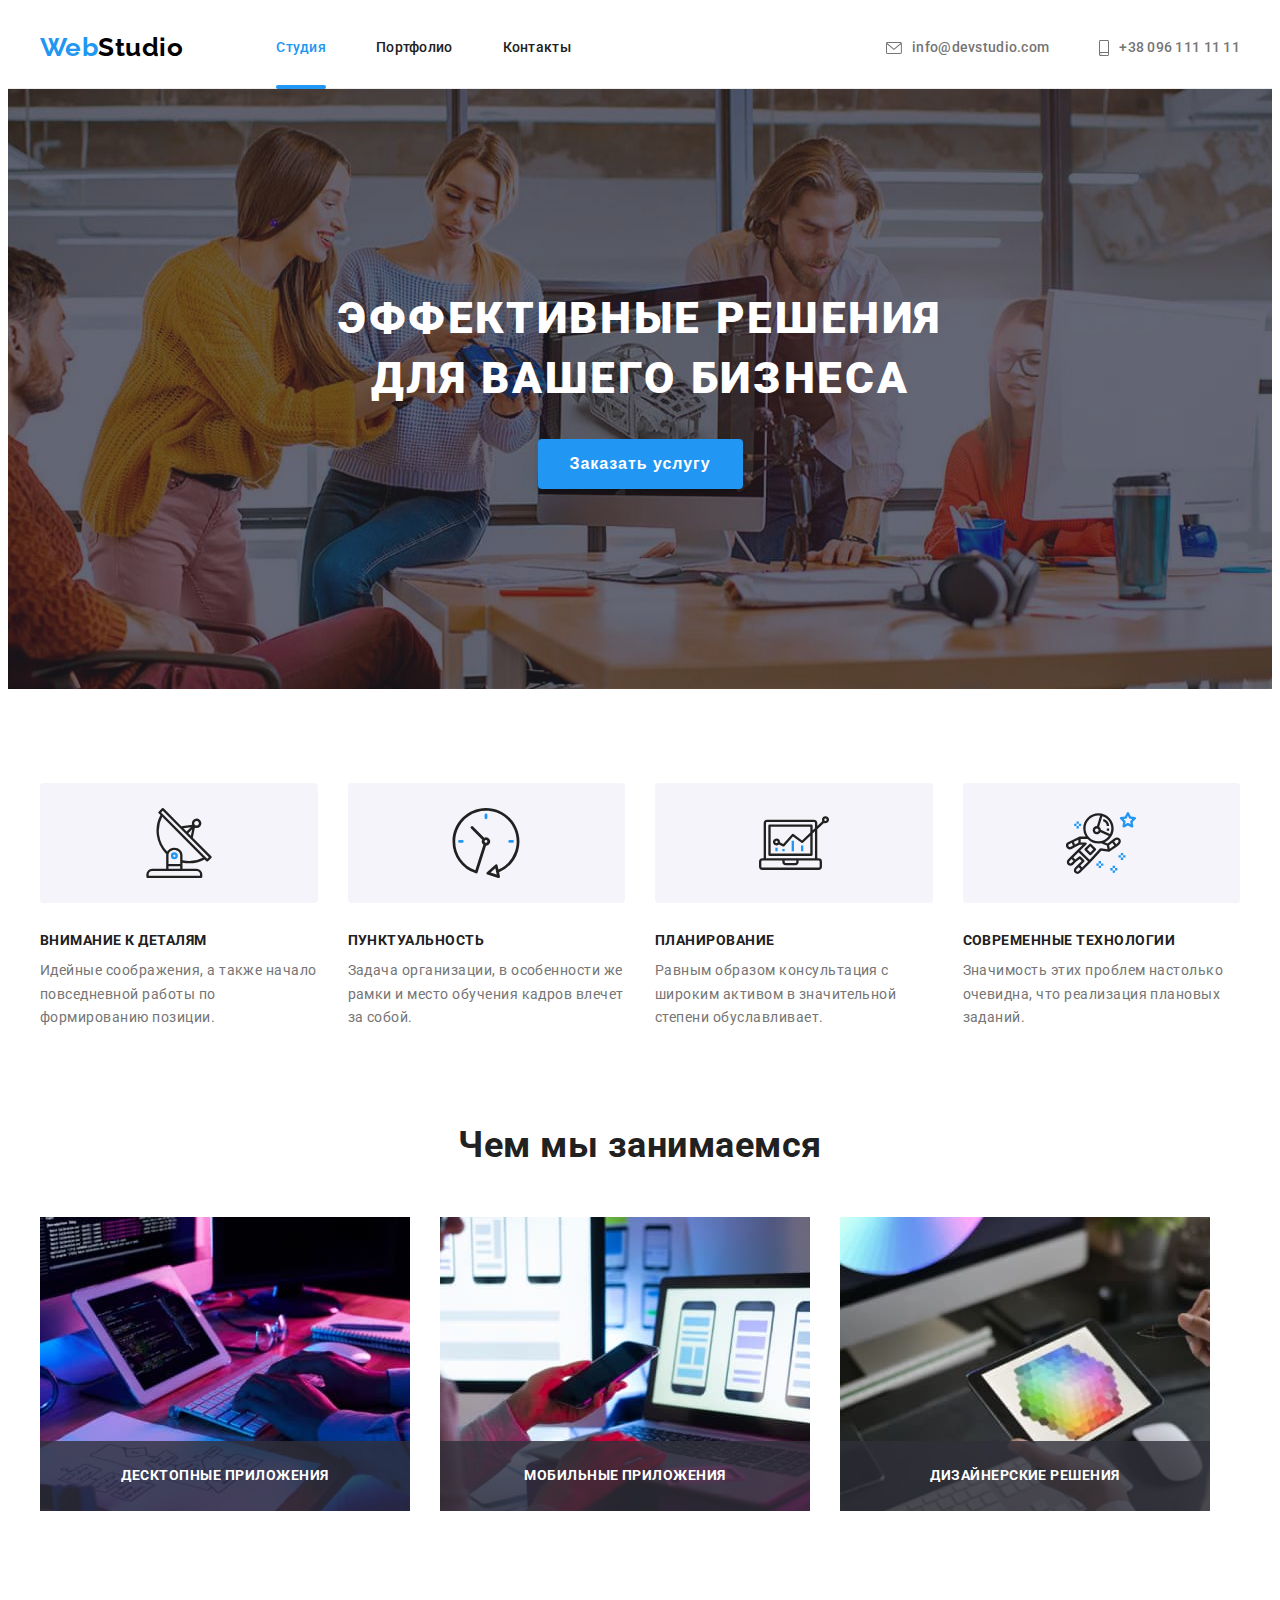
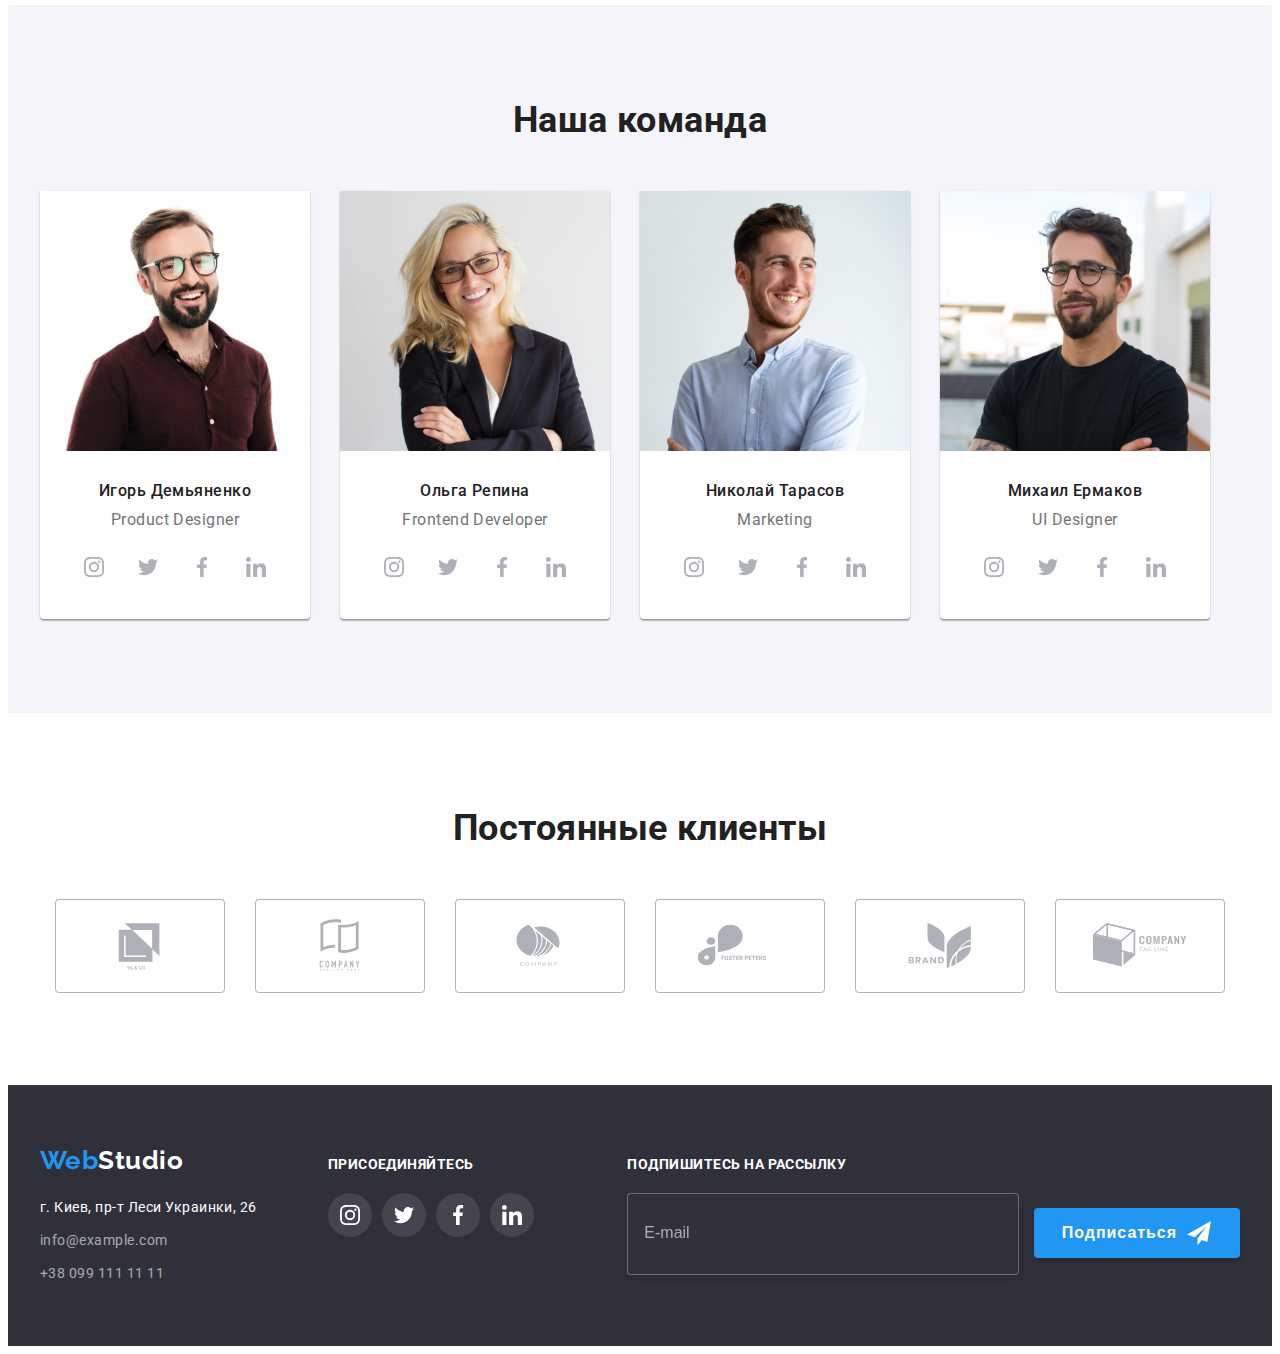
<file: index.html>
<!DOCTYPE html>
<html lang="ru">
  <head>
    <meta charset="UTF-8" />
    <meta http-equiv="X-UA-Compatible" content="IE=edge" />
    <meta name="viewport" content="width=device-width, initial-scale=1.0" />
    <title lang="en">WebStudio</title>
    <link rel="preconnect" href="https://fonts.googleapis.com" />
    <link rel="preconnect" href="https://fonts.gstatic.com" crossorigin />
    <link
      href="https://fonts.googleapis.com/css2?family=Raleway:wght@700&family=Roboto:wght@400;500;700;900&display=swap"
      rel="stylesheet"
    />
    <link
      rel="stylesheet"
      href="https://cdnjs.cloudflare.com/ajax/libs/modern-normalize/1.1.0/modern-normalize.min.css"
      integrity="sha512-wpPYUAdjBVSE4KJnH1VR1HeZfpl1ub8YT/NKx4PuQ5NmX2tKuGu6U/JRp5y+Y8XG2tV+wKQpNHVUX03MfMFn9Q=="
      crossorigin="anonymous"
      referrerpolicy="no-referrer"
    />
    <link rel="stylesheet" href="./css/styles.css" />
  </head>
  <body>
    <!-- Шапка сайта -->
    <header class="header">
      <div class="container header-container">
        <nav class="site-nav">
          <a href="./index.html" class="logo link"
            >Web<span class="header-logo">Studio</span></a
          >
          <ul class="site-nav-list list">
            <li class="site-nav-item">
              <a href="./index.html" class="link current">Студия</a>
            </li>
            <li class="site-nav-item">
              <a href="./portfolio.html" class="link">Портфолио</a>
            </li>
            <li class="site-nav-item">
              <a href="" class="link">Контакты</a>
            </li>
          </ul>
        </nav>
        <ul class="header-contacts-list list">
          <li class="header-contacts-item">
            <a href="mailto:info@devstudio.com" class="link">
              <svg class="icon-header" width="16" height="12">
                <use href="./images/sprite.svg#icon-envelope"></use>
              </svg>
              info@devstudio.com
            </a>
          </li>
          <li class="header-contacts-item">
            <a href="tel:+380961111111" class="link"
              ><svg class="icon-header" width="10" height="16">
                <use href="./images/sprite.svg#icon-smartphone"></use>
              </svg>
              +38 096 111 11 11
            </a>
          </li>
        </ul>
      </div>
    </header>
    <main>
      <!-- Герой -->
      <section class="hero">
        <div class="container">
          <h1 class="hero-title">Эффективные решения для вашего бизнеса</h1>
          <button data-modal-open type="button" class="hero-button button">
            Заказать услугу
          </button>
        </div>
      </section>
      <!-- Особенности компании -->
      <section class="features section">
        <div class="container">
          <h2 class="visually-hidden">Особенности компании</h2>
          <ul class="features-list list">
            <li class="features-item">
              <div class="features-icon-bg">
                <svg class="features-icon">
                  <use href="./images/sprite.svg#icon-antenna"></use>
                </svg>
              </div>
              <h3 class="features-item-title title">Внимание к деталям</h3>
              <p class="features-item-text">
                Идейные соображения, а также начало повседневной работы по
                формированию позиции.
              </p>
            </li>

            <li class="features-item">
              <div class="features-icon-bg">
                <svg class="features-icon">
                  <use href="./images/sprite.svg#icon-clock"></use>
                </svg>
              </div>
              <h3 class="features-item-title title">Пунктуальность</h3>
              <p class="features-item-text">
                Задача организации, в особенности же рамки и место обучения
                кадров влечет за собой.
              </p>
            </li>

            <li class="features-item">
              <div class="features-icon-bg">
                <svg class="features-icon">
                  <use href="./images/sprite.svg#icon-diagram"></use>
                </svg>
              </div>
              <h3 class="features-item-title title">Планирование</h3>
              <p class="features-item-text">
                Равным образом консультация с широким активом в значительной
                степени обуславливает.
              </p>
            </li>

            <li class="features-item">
              <div class="features-icon-bg">
                <svg class="features-icon">
                  <use href="./images/sprite.svg#icon-astronaut"></use>
                </svg>
              </div>
              <h3 class="features-item-title title">Современные технологии</h3>
              <p class="features-item-text">
                Значимость этих проблем настолько очевидна, что реализация
                плановых заданий.
              </p>
            </li>
          </ul>
        </div>
      </section>
      <!-- Услуги -->
      <section class="services">
        <div class="container">
          <h2 class="services-title title">Чем мы занимаемся</h2>
          <ul class="services-list list">
            <li class="services-item">
              <div class="services-item-wraper">
                <img
                  src="./images/box-1.jpg"
                  alt="процесс создания сайта"
                  width="370"
                  height="294"
                />
                <h3 class="services-item-title">Десктопные приложения</h3>
              </div>
            </li>

            <li class="services-item">
              <div class="services-item-wraper">
                <img
                  src="./images/box-2.jpg"
                  alt="прцесс разработки макета сайта"
                  width="370"
                  height="294"
                />
                <h3 class="services-item-title">Мобильные приложения</h3>
              </div>
            </li>

            <li class="services-item">
              <div class="services-item-wraper">
                <img
                  src="./images/box-3.jpg"
                  alt="процесс подбор дизайнерского решения сайта"
                  width="370"
                  height="294"
                />
                <h3 class="services-item-title">Дизайнерские решения</h3>
              </div>
            </li>
          </ul>
        </div>
      </section>
      <!-- Команда -->
      <section class="team section">
        <div class="container">
          <h2 class="team-title title">Наша команда</h2>
          <ul class="team-list list">
            <li class="team-item">
              <img
                src="./images/product-designer-photo.jpg"
                alt="Фотография дизайнера продукта"
                width="270"
                height="260"
              />
              <div class="team-item-content">
                <h3 class="team-item-title title">Игорь Демьяненко</h3>
                <p lang="en" class="team-item-text">Product Designer</p>
                <ul class="team-item-list social-list list">
                  <li class="social-item">
                    <a href="" class="social-link link"
                      ><svg class="social-icon">
                        <use href="./images/sprite.svg#icon-instagram"></use>
                      </svg>
                    </a>
                  </li>
                  <li class="social-item">
                    <a href="" class="social-link link">
                      <svg class="social-icon">
                        <use href="./images/sprite.svg#icon-twitter"></use>
                      </svg>
                    </a>
                  </li>
                  <li class="social-item">
                    <a href="" class="social-link link"
                      ><svg class="social-icon">
                        <use href="./images/sprite.svg#icon-facebook"></use>
                      </svg>
                    </a>
                  </li>
                  <li class="social-item">
                    <a href="" class="social-link link"
                      ><svg class="social-icon">
                        <use href="./images/sprite.svg#icon-linkedin"></use>
                      </svg>
                    </a>
                  </li>
                </ul>
              </div>
            </li>
            <li class="team-item">
              <img
                src="./images/frontend-developer-photo.jpg"
                alt="Фотография фронтэнд разработчика"
                width="270"
                height="260"
              />
              <div class="team-item-content">
                <h3 class="team-item-title title">Ольга Репина</h3>
                <p lang="en" class="team-item-text">Frontend Developer</p>
                <ul class="team-item-list social-list list">
                  <li class="social-item">
                    <a href="" class="social-link link"
                      ><svg class="social-icon">
                        <use href="./images/sprite.svg#icon-instagram"></use>
                      </svg>
                    </a>
                  </li>
                  <li class="social-item">
                    <a href="" class="social-link link"
                      ><svg class="social-icon">
                        <use href="./images/sprite.svg#icon-twitter"></use>
                      </svg>
                    </a>
                  </li>
                  <li class="social-item">
                    <a href="" class="social-link link"
                      ><svg class="social-icon">
                        <use href="./images/sprite.svg#icon-facebook"></use>
                      </svg>
                    </a>
                  </li>
                  <li class="social-item">
                    <a href="" class="social-link link"
                      ><svg class="social-icon">
                        <use href="./images/sprite.svg#icon-linkedin"></use>
                      </svg>
                    </a>
                  </li>
                </ul>
              </div>
            </li>
            <li class="team-item">
              <img
                src="./images/marketing-photo.jpg"
                alt="Фотография маркетолога"
                width="270"
                height="260"
              />
              <div class="team-item-content">
                <h3 class="team-item-title title">Николай Тарасов</h3>
                <p lang="en" class="team-item-text">Marketing</p>
                <ul class="team-item-list social-list list">
                  <li class="social-item">
                    <a href="" class="social-link link"
                      ><svg class="social-icon">
                        <use href="./images/sprite.svg#icon-instagram"></use>
                      </svg>
                    </a>
                  </li>
                  <li class="social-item">
                    <a href="" class="social-link link"
                      ><svg class="social-icon">
                        <use href="./images/sprite.svg#icon-twitter"></use>
                      </svg>
                    </a>
                  </li>
                  <li class="social-item">
                    <a href="" class="social-link link"
                      ><svg class="social-icon">
                        <use href="./images/sprite.svg#icon-facebook"></use>
                      </svg>
                    </a>
                  </li>
                  <li class="social-item">
                    <a href="" class="social-link link"
                      ><svg class="social-icon">
                        <use href="./images/sprite.svg#icon-linkedin"></use>
                      </svg>
                    </a>
                  </li>
                </ul>
              </div>
            </li>
            <li class="team-item">
              <img
                src="./images/UI-Designer-photo.jpg"
                alt="Фотография UI-дизайнера"
                width="270"
                height="260"
              />
              <div class="team-item-content">
                <h3 class="team-item-title title">Михаил Ермаков</h3>
                <p lang="en" class="team-item-text">UI Designer</p>
                <ul class="team-item-list social-list list">
                  <li class="social-item">
                    <a href="" class="social-link link"
                      ><svg class="social-icon">
                        <use href="./images/sprite.svg#icon-instagram"></use>
                      </svg>
                    </a>
                  </li>
                  <li class="social-item">
                    <a href="" class="social-link link"
                      ><svg class="social-icon">
                        <use href="./images/sprite.svg#icon-twitter"></use>
                      </svg>
                    </a>
                  </li>
                  <li class="social-item">
                    <a href="" class="social-link link"
                      ><svg class="social-icon">
                        <use href="./images/sprite.svg#icon-facebook"></use>
                      </svg>
                    </a>
                  </li>
                  <li class="social-item">
                    <a href="" class="social-link link"
                      ><svg class="social-icon">
                        <use href="./images/sprite.svg#icon-linkedin"></use>
                      </svg>
                    </a>
                  </li>
                </ul>
              </div>
            </li>
          </ul>
        </div>
      </section>
      <section class="our-clients section">
        <div class="container">
          <h2 class="clients-title title">Постоянные клиенты</h2>
          <ul class="clients-list list">
            <li class="clients-list-item">
              <a href="" class="clients-list-link link"
                ><svg class="clients-icon">
                  <use href="./images/sprite.svg#icon-logo-client-1"></use>
                </svg>
              </a>
            </li>

            <li class="clients-list-item">
              <a href="" class="clients-list-link link"
                ><svg class="clients-icon">
                  <use href="./images/sprite.svg#icon-logo-client-2"></use>
                </svg>
              </a>
            </li>

            <li class="clients-list-item">
              <a href="" class="clients-list-link link"
                ><svg class="clients-icon">
                  <use href="./images/sprite.svg#icon-logo-client-3"></use>
                </svg>
              </a>
            </li>

            <li class="clients-list-item">
              <a href="" class="clients-list-link link"
                ><svg class="clients-icon">
                  <use href="./images/sprite.svg#icon-logo-client-4"></use>
                </svg>
              </a>
            </li>

            <li class="clients-list-item">
              <a href="" class="clients-list-link link"
                ><svg class="clients-icon">
                  <use href="./images/sprite.svg#icon-logo-client-5"></use>
                </svg>
              </a>
            </li>

            <li class="clients-list-item">
              <a href="" class="clients-list-link link"
                ><svg class="clients-icon">
                  <use href="./images/sprite.svg#icon-logo-client-6"></use>
                </svg>
              </a>
            </li>
          </ul>
        </div>
      </section>
    </main>
    <!-- Футер -->
    <footer class="footer">
      <div class="container footer-info">
        <div class="footer-left">
          <a href="./index.html" class="logo link footer-logo"
            >Web<span class="footer-logo-accent">Studio</span></a
          >
          <address class="address">
            <p class="footer-address">г. Киев, пр-т Леси Украинки, 26</p>
            <ul class="footer-address-list list">
              <li class="footer-address-item">
                <a
                  href="mailto:info@example.com"
                  class="footer-address-link link"
                  >info@example.com</a
                >
              </li>
              <li class="footer-address-item">
                <a href="tel:+380961111111" class="footer-address-link link"
                  >+38 099 111 11 11</a
                >
              </li>
            </ul>
          </address>
        </div>
        <div class="footer-center">
          <p class="footer-social-list-title">присоединяйтесь</p>
          <ul class="social-list list">
            <li class="social-item">
              <a href="" class="social-link-footer social-link link"
                ><svg class="social-icon social-icon-footer">
                  <use href="./images/sprite.svg#icon-instagram"></use>
                </svg>
              </a>
            </li>
            <li class="social-item">
              <a href="" class="social-link-footer social-link link"
                ><svg class="social-icon social-icon-footer">
                  <use href="./images/sprite.svg#icon-twitter"></use>
                </svg>
              </a>
            </li>
            <li class="social-item">
              <a href="" class="social-link-footer social-link link"
                ><svg class="social-icon social-icon-footer">
                  <use href="./images/sprite.svg#icon-facebook"></use>
                </svg>
              </a>
            </li>
            <li class="social-item">
              <a href="" class="social-link-footer social-link link"
                ><svg class="social-icon social-icon-footer">
                  <use href="./images/sprite.svg#icon-linkedin"></use>
                </svg>
              </a>
            </li>
          </ul>
        </div>
        <div class="footer-right">
          <p class="subscribe-form-title">Подпишитесь на рассылку</p>
          <form class="subscribe-form">
            <input
              type="email"
              name="user-email"
              placeholder="E-mail"
              class="subscribe-form-input"
            />
            <button type="submit" class="button subscribe-button">
              Подписаться
              <svg class="subscribe-button-icon">
                <use href="./images/sprite.svg#icon-send"></use>
              </svg>
            </button>
          </form>
        </div>
      </div>
    </footer>
    <!-- Модальное окно -->
    <div data-modal class="backdrop is-hidden">
      <div class="modal">
        <button data-modal-close type="button" class="modal-close-btn button">
          <svg class="modal-close-icon">
            <use href="./images/sprite.svg#icon-close"></use>
          </svg>
        </button>
        <p class="modal-title">Оставьте свои данные, мы вам перезвоним</p>
        <form class="modal-form">
          <label class="modal-form-field">
            <span class="modal-form-lable">Имя</span>
            <span class="input-wrapper">
              <input type="text" name="user-name" class="modal-form-input" />
              <svg class="modal-form-input-icon">
                <use href="./images/sprite.svg#icon-person-black"></use>
              </svg>
            </span>
          </label>

          <label class="modal-form-field">
            <span class="modal-form-lable">Телефон</span>
            <span class="input-wrapper">
              <input type="tel" name="user-tel" class="modal-form-input" />
              <svg class="modal-form-input-icon">
                <use href="./images/sprite.svg#icon-phone-black"></use>
              </svg>
            </span>
          </label>

          <label class="modal-form-field">
            <span class="modal-form-lable">Почта</span>
            <span class="input-wrapper">
              <input type="email" name="user-email" class="modal-form-input" />
              <svg class="modal-form-input-icon">
                <use href="./images/sprite.svg#icon-email-black"></use>
              </svg>
            </span>
          </label>

          <label class="modal-form-field-comment">
            <span class="modal-form-lable">Комментарий</span>
            <textarea
              name="user-comment"
              class="modal-form-textarea"
              placeholder="Введите текст"
            ></textarea>
          </label>

          <label class="modal-form-field-checkbox">
            <input
              type="checkbox"
              name="modal-checkbox"
              class="modal-form-checkbox visually-hidden"
            />
            <span class="modal-checkbox-custom">
              <svg class="modal-checkbox-icon">
                <use href="./images/sprite.svg#icon-check"></use>
              </svg>
            </span>
            <span class="modal-form-checkbox-lable"
              >Соглашаюсь с рассылкой и принимаю
              <a href="" class="agreement-terms-link">Условия договора</a></span
            >
          </label>
          <button type="submit" class="modal-submit-button button">
            Отправить
          </button>
        </form>
      </div>
    </div>

    <script src="./js/modal.js"></script>
  </body>
</html>
</file>
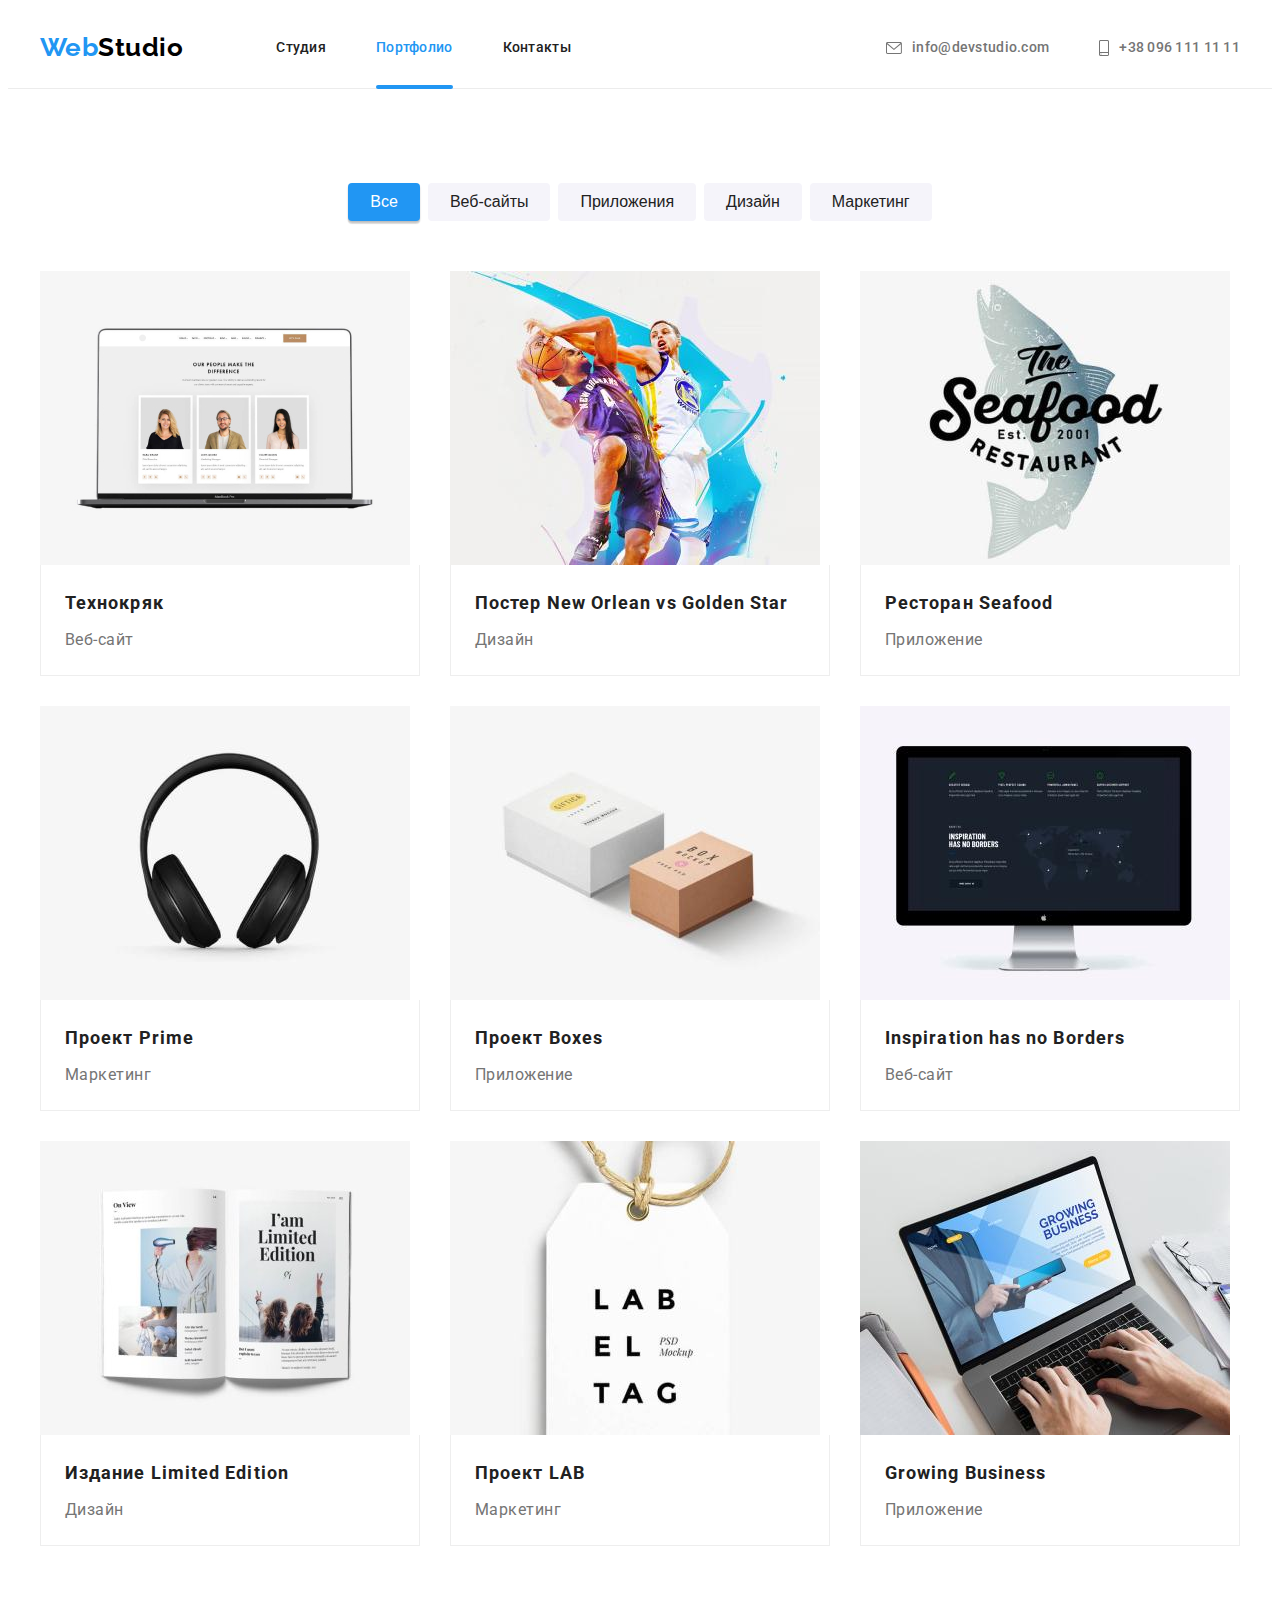
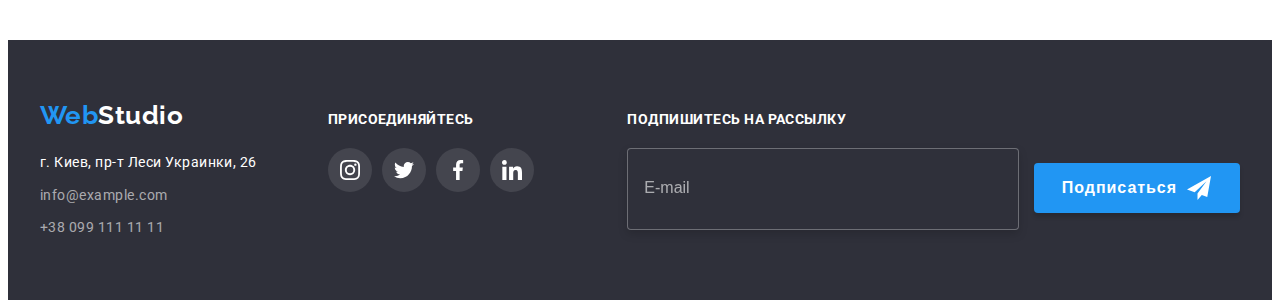
<file: portfolio.html>
<!DOCTYPE html>
<html lang="ru">
  <head>
    <meta charset="UTF-8" />
    <meta http-equiv="X-UA-Compatible" content="IE=edge" />
    <meta name="viewport" content="width=device-width, initial-scale=1.0" />
    <title>Портфолио</title>
    <link rel="preconnect" href="https://fonts.googleapis.com" />
    <link rel="preconnect" href="https://fonts.gstatic.com" crossorigin />
    <link
      href="https://fonts.googleapis.com/css2?family=Raleway:wght@700&family=Roboto:wght@400;500;700;900&display=swap"
      rel="stylesheet"
    />
    <link
      rel="stylesheet"
      href="https://cdnjs.cloudflare.com/ajax/libs/modern-normalize/1.1.0/modern-normalize.min.css"
      integrity="sha512-wpPYUAdjBVSE4KJnH1VR1HeZfpl1ub8YT/NKx4PuQ5NmX2tKuGu6U/JRp5y+Y8XG2tV+wKQpNHVUX03MfMFn9Q=="
      crossorigin="anonymous"
      referrerpolicy="no-referrer"
    />
    <link rel="stylesheet" href="./css/styles.css" />
  </head>
  <body>
    <!-- Шапка сайта -->
    <header class="header">
      <div class="container header-container">
        <nav class="site-nav">
          <a href="./index.html" class="logo link"
            >Web<span class="header-logo">Studio</span></a
          >
          <ul class="site-nav-list list">
            <li class="site-nav-item">
              <a href="./index.html" class="link">Студия</a>
            </li>
            <li class="site-nav-item">
              <a href="./portfolio.html" class="link current">Портфолио</a>
            </li>
            <li class="site-nav-item">
              <a href="" class="link">Контакты</a>
            </li>
          </ul>
        </nav>
        <ul class="header-contacts-list list">
          <li class="header-contacts-item">
            <a href="mailto:info@devstudio.com" class="link"
              ><svg class="icon-header" width="16" height="12">
                <use href="./images/sprite.svg#icon-envelope"></use>
              </svg>
              info@devstudio.com</a
            >
          </li>
          <li class="header-contacts-item">
            <a href="tel:+380961111111" class="link">
              <svg class="icon-header" width="10" height="16">
                <use href="./images/sprite.svg#icon-smartphone"></use>
              </svg>
              +38 096 111 11 11
            </a>
          </li>
        </ul>
      </div>
    </header>
    <main>
      <!-- Примеры работ -->
      <section class="portfolio section">
        <div class="container">
          <h1 class="visually-hidden">Портфолио</h1>
          <ul class="filter-buttons-list list">
            <li class="filter-buttons-item">
              <button type="button" class="filter-button button active">
                Все
              </button>
            </li>
            <li class="filter-buttons-item">
              <button type="button" class="filter-button button">
                Веб-сайты
              </button>
            </li>
            <li class="filter-buttons-item">
              <button type="button" class="filter-button button">
                Приложения
              </button>
            </li>
            <li class="filter-buttons-item">
              <button type="button" class="filter-button button">Дизайн</button>
            </li>
            <li class="filter-buttons-item">
              <button type="button" class="filter-button button">
                Маркетинг
              </button>
            </li>
          </ul>
          <ul class="portfolio-list list">
            <li class="portfolio-item">
              <a href="" class="link portfolio-item-link">
                <div class="portfolio-img-wraper">
                  <img
                    src="./images/projects-img1.jpg"
                    alt="Открытая страница веб-сайта Технокряк на ноутбуке"
                    width="370"
                    height="294"
                  />
                  <p class="portfolio-item-overlay-text">
                    Технокряк это современная площадка распространения
                    коронавируса. Компании используют эту платформу для
                    цифрового шпионажа и атак на защищённые сервера конкурентов.
                  </p>
                </div>
                <div class="portfolio-item-content">
                  <h2 class="portfolio-item-title title">Технокряк</h2>
                  <p class="portfolio-item-text">Веб-сайт</p>
                </div>
              </a>
            </li>
            <li class="portfolio-item">
              <a href="" class="link portfolio-item-link">
                <div class="portfolio-img-wraper">
                  <img
                    src="./images/projects-img2.jpg"
                    alt="Два баскетболиста сражаются за мяч"
                    width="370"
                    height="294"
                  />
                  <p class="portfolio-item-overlay-text">
                    Технокряк это современная площадка распространения
                    коронавируса. Компании используют эту платформу для
                    цифрового шпионажа и атак на защищённые сервера конкурентов.
                  </p>
                </div>
                <div class="portfolio-item-content">
                  <h2 class="portfolio-item-title title">
                    Постер New Orlean vs Golden Star
                  </h2>
                  <p class="portfolio-item-text">Дизайн</p>
                </div>
              </a>
            </li>
            <li class="portfolio-item">
              <a href="" class="link portfolio-item-link">
                <div class="portfolio-img-wraper">
                  <img
                    src="./images/projects-img3.jpg"
                    alt="Логотип ресторана Seafood"
                    width="370"
                    height="294"
                  />
                  <p class="portfolio-item-overlay-text">
                    Технокряк это современная площадка распространения
                    коронавируса. Компании используют эту платформу для
                    цифрового шпионажа и атак на защищённые сервера конкурентов.
                  </p>
                </div>
                <div class="portfolio-item-content">
                  <h2 class="portfolio-item-title title">Ресторан Seafood</h2>
                  <p class="portfolio-item-text">Приложение</p>
                </div>
              </a>
            </li>
            <li class="portfolio-item">
              <a href="" class="link portfolio-item-link">
                <div class="portfolio-img-wraper">
                  <img
                    src="./images/projects-img4.jpg"
                    alt="Наушники"
                    width="370"
                    height="294"
                  />
                  <p class="portfolio-item-overlay-text">
                    Технокряк это современная площадка распространения
                    коронавируса. Компании используют эту платформу для
                    цифрового шпионажа и атак на защищённые сервера конкурентов.
                  </p>
                </div>
                <div class="portfolio-item-content">
                  <h2 class="portfolio-item-title title">Проект Prime</h2>
                  <p class="portfolio-item-text">Маркетинг</p>
                </div>
              </a>
            </li>
            <li class="portfolio-item">
              <a href="" class="link portfolio-item-link">
                <div class="portfolio-img-wraper">
                  <img
                    src="./images/projects-img5.jpg"
                    alt="Две коробки, белая и коричневая, с надписями"
                    width="370"
                    height="294"
                  />
                  <p class="portfolio-item-overlay-text">
                    Технокряк это современная площадка распространения
                    коронавируса. Компании используют эту платформу для
                    цифрового шпионажа и атак на защищённые сервера конкурентов.
                  </p>
                </div>
                <div class="portfolio-item-content">
                  <h2 class="portfolio-item-title title">Проект Boxes</h2>
                  <p class="portfolio-item-text">Приложение</p>
                </div>
              </a>
            </li>
            <li class="portfolio-item">
              <a href="" class="link portfolio-item-link">
                <div class="portfolio-img-wraper">
                  <img
                    src="./images/projects-img6.jpg"
                    alt="Открітая страница сайта на мониторе компьютера"
                    width="370"
                    height="294"
                  />
                  <p class="portfolio-item-overlay-text">
                    Технокряк это современная площадка распространения
                    коронавируса. Компании используют эту платформу для
                    цифрового шпионажа и атак на защищённые сервера конкурентов.
                  </p>
                </div>
                <div class="portfolio-item-content">
                  <h2 class="portfolio-item-title title">
                    Inspiration has no Borders
                  </h2>
                  <p class="portfolio-item-text">Веб-сайт</p>
                </div>
              </a>
            </li>
            <li class="portfolio-item">
              <a href="" class="link portfolio-item-link">
                <div class="portfolio-img-wraper">
                  <img
                    src="./images/projects-img7.jpg"
                    alt="Открытый журнал"
                    width="370"
                    height="294"
                  />
                  <p class="portfolio-item-overlay-text">
                    Технокряк это современная площадка распространения
                    коронавируса. Компании используют эту платформу для
                    цифрового шпионажа и атак на защищённые сервера конкурентов.
                  </p>
                </div>
                <div class="portfolio-item-content">
                  <h2 class="portfolio-item-title title">
                    Издание Limited Edition
                  </h2>
                  <p class="portfolio-item-text">Дизайн</p>
                </div>
              </a>
            </li>
            <li class="portfolio-item">
              <a href="" class="link portfolio-item-link">
                <div class="portfolio-img-wraper">
                  <img
                    src="./images/projects-img8.jpg"
                    alt="Бирка с надписью"
                    width="370"
                    height="294"
                  />
                  <p class="portfolio-item-overlay-text">
                    Технокряк это современная площадка распространения
                    коронавируса. Компании используют эту платформу для
                    цифрового шпионажа и атак на защищённые сервера конкурентов.
                  </p>
                </div>
                <div class="portfolio-item-content">
                  <h2 class="portfolio-item-title title">Проект LAB</h2>
                  <p class="portfolio-item-text">Маркетинг</p>
                </div>
              </a>
            </li>
            <li class="portfolio-item">
              <a href="" class="link portfolio-item-link">
                <div class="portfolio-img-wraper">
                  <img
                    src="./images/projects-img9.jpg"
                    alt="Ноутбук, с открытым приложением"
                    width="370"
                    height="294"
                  />
                  <p class="portfolio-item-overlay-text">
                    Технокряк это современная площадка распространения
                    коронавируса. Компании используют эту платформу для
                    цифрового шпионажа и атак на защищённые сервера конкурентов.
                  </p>
                </div>
                <div class="portfolio-item-content">
                  <h2 class="portfolio-item-title title">Growing Business</h2>
                  <p class="portfolio-item-text">Приложение</p>
                </div>
              </a>
            </li>
          </ul>
        </div>
      </section>
    </main>
    <!-- Футер -->
    <footer class="footer">
      <div class="container footer-info">
        <div class="footer-left">
          <a href="./index.html" class="logo link footer-logo"
            >Web<span class="footer-logo-accent">Studio</span></a
          >
          <address class="address">
            <p class="footer-address">г. Киев, пр-т Леси Украинки, 26</p>
            <ul class="footer-address-list list">
              <li class="footer-address-item">
                <a
                  href="mailto:info@example.com"
                  class="footer-address-link link"
                  >info@example.com</a
                >
              </li>
              <li class="footer-address-item">
                <a href="tel:+380961111111" class="footer-address-link link"
                  >+38 099 111 11 11</a
                >
              </li>
            </ul>
          </address>
        </div>
        <div class="footer-center">
          <p class="footer-social-list-title">присоединяйтесь</p>
          <ul class="social-list list">
            <li class="social-item">
              <a href="" class="social-link-footer social-link link"
                ><svg class="social-icon social-icon-footer">
                  <use href="./images/sprite.svg#icon-instagram"></use>
                </svg>
              </a>
            </li>
            <li class="social-item">
              <a href="" class="social-link-footer social-link link"
                ><svg class="social-icon social-icon-footer">
                  <use href="./images/sprite.svg#icon-twitter"></use>
                </svg>
              </a>
            </li>
            <li class="social-item">
              <a href="" class="social-link-footer social-link link"
                ><svg class="social-icon social-icon-footer">
                  <use href="./images/sprite.svg#icon-facebook"></use>
                </svg>
              </a>
            </li>
            <li class="social-item">
              <a href="" class="social-link-footer social-link link"
                ><svg class="social-icon social-icon-footer">
                  <use href="./images/sprite.svg#icon-linkedin"></use>
                </svg>
              </a>
            </li>
          </ul>
        </div>
        <div class="footer-right">
          <p class="subscribe-form-title">Подпишитесь на рассылку</p>
          <form class="subscribe-form">
            <input
              type="email"
              name="user-email"
              placeholder="E-mail"
              class="subscribe-form-input"
            />
            <button type="submit" class="button subscribe-button">
              Подписаться
              <svg class="subscribe-button-icon">
                <use href="./images/sprite.svg#icon-send"></use>
              </svg>
            </button>
          </form>
        </div>
      </div>
    </footer>
  </body>
</html>
</file>
<file: css/styles.css>
/* основной темный цвет текста (заголовки) #212121 */
/* черный текст  #000000*/
/* основной цвет текста (не заголовки) #757575 */
/* белый текст/фон #FFFFFF */
/* вторичный белый цвет текста rgba(255, 255, 255, 0.6); */
/* вторичный светлый цвет фона #F5F4FA */
/* акцент #2196F3 */
/* ховер кнопки Заказать услугу #188ce8 */
/* Основной шрифт Roboto */

:root {
  --primary-text-color: #757575;
  --primary-dark-text-color: #212121;
  --secondary-dark-text-color: #000000;
  --primary-light-text-color: #ffffff;
  --secondary-light-text-color: rgba(255, 255, 255, 0.6);
  --accent-color: #2196f3;
  --secondary-accent-color: #188ce8;
  --primary-light-background-color: #ffffff;
  --secondary-light-background-color: #f5f4fa;
  --dark-background-color: #2f303a;
  --header-line-boder-color: #ECECEC;
  --card-border-color: #EEEEEE;
  --icon-color: #AFB1B8;
  --footer-social-icon-bg-color: rgba(255, 255, 255, 0.1);
}

body {
  background-color: var(--primary-light-background-color);
  color: var(--primary-text-color);
  font-family: Roboto, sans-serif;
  letter-spacing: 0.03em;
}

p,
h1,
h2,
h3,
h4,
h5,
h6 {
  margin: 0;
}

ul {
  margin: 0;
  padding-left: 0;
}

img {
  display: block;
  max-width: 100%;
  height: auto;
}

.link {
  text-decoration: none;
  color: inherit;
}

.list {
  list-style-type: none;
}

.button {
  cursor: pointer;
  border-radius: 4px;
  border: transparent;
}

.title {
  color: var(--primary-dark-text-color);
}

.container {
  width: 1200px;
  padding: 0 15px;
  margin-left: auto;
  margin-right: auto;
}

.visually-hidden {
  position: absolute;
  width: 1px;
  height: 1px;
  margin: -1px;
  padding: 0;
  overflow: hidden;
  border: 0;
  clip: rect(0 0 0 0);
}

.section {
  padding-top: 94px;
  padding-bottom: 94px;
}

/* Header */

.header {
  background-color: var(--primary-light-background-color);
  border-bottom: 1px solid var(--header-line-boder-color);
}

.header-container {
  display: flex;
  align-items: center;
}

.site-nav {
  display: flex;
  align-items: center;
}

.site-nav > .logo.link {
  padding-top: 24px;
  padding-bottom: 25px;
}

.site-nav-list {
  display: flex;
}

.header-contacts-list {
  display: flex;
  margin-left: auto;
}

.logo {
  font-family: Raleway;
  font-style: normal;
  font-weight: 700;
  font-size: 26px;
  line-height: 1.19;
  color: var(--accent-color);
  margin-right: 93px;
}

.header-logo {
  color: var(--secondary-dark-text-color);
}

.site-nav-list .link {
  position: relative;
  font-weight: 500;
  font-size: 14px;
  line-height: 1.14;
  letter-spacing: 0.02em;
  color: var(--primary-dark-text-color);
  transition: color 250ms cubic-bezier(0.4, 0, 0.2, 1);
}

.site-nav-list .link.current,
.site-nav-list .link:hover,
.site-nav-list .link:focus,
.header-contacts-list .link:hover,
.header-contacts-list .link:focus {
  color: var(--accent-color);
}

.current::after {
  position: absolute;
  content: "";
  width: 100%;
  height: 4px;
  display: block;
  bottom: -1px;
  background: #2196F3;
  border-radius: 2px;
}


.site-nav-item:not(:last-child) {
  margin-right: 50px;
}

.header-contacts-item:not(:last-child) {
  margin-right: 50px;
}

.header-contacts-list .link {
  font-weight: 500;
  font-size: 14px;
  line-height: 1.14;
  letter-spacing: 0.02em;
  transition: color 250ms cubic-bezier(0.4, 0, 0.2, 1);
}

.site-nav-list .link, .header-contacts-list .link {
  display: block;
  padding-top: 32px;
  padding-bottom: 32px;
}

.header-contacts-list .link {
  display: flex;
  align-items: center;  
}

.icon-header {
  margin-right: 10px;
  fill: currentColor;
}


/* Hero */

.hero {
  padding-top: 200px;
  padding-bottom: 200px;
  background-image: linear-gradient(to right, rgba(47, 48, 58, 0.4), rgba(47, 48, 58, 0.4)), url(../images/bg-img.jpg);
  background-repeat: no-repeat;
  background-position: center;
  background-size: cover;
  max-width: 1600px;
  margin-left: auto;
  margin-right: auto;
  background-color: #C4C4C4;
}

.hero-title {
  font-weight: 900;
  font-size: 44px;
  line-height: 1.36;
  text-align: center;
  letter-spacing: 0.06em;
  text-transform: uppercase;
  color: var(--primary-light-text-color);
  margin-bottom: 30px;
  max-width: 696px;
  margin-left: auto;
  margin-right: auto;
}

.hero-button {
  display: block;
  padding-left: 32px;
  padding-right: 32px;
  margin-left: auto;
  margin-right: auto;
  padding-top: 10px;
  padding-bottom: 10px;
  font-weight: 700;
  font-size: 16px;
  line-height: calc(30 / 16);
  letter-spacing: 0.06em;
  color: var(--primary-light-text-color);
  background-color: var(--accent-color);
  box-shadow: 0px 4px 4px rgba(0, 0, 0, 0.15);
  transition: background-color 250ms cubic-bezier(0.4, 0, 0.2, 1);
}

.hero-button:hover,
.hero-button:focus {
  background-color: var(--secondary-accent-color);
}

/* Features */

.features

.features-icon {
  width: 70px;
  height: 70px;
}

.features-icon-bg {
  display: flex;
  justify-content: center;
  align-items: center;
  border-radius: 4px;
  height: 120px;
  margin-bottom: 30px;
  background-color: var(--secondary-light-background-color) ;
}

.features-list {
  display: flex;
  margin-left: -30px;
  }

.features-item {
  margin-left: 30px;
  flex-basis: calc(100% / 4 - 30px);
}

.features-item-title {
  font-weight: 700;
  font-size: 14px;
  line-height: 1.14;
  text-transform: uppercase;
  margin-bottom: 10px;
}

.features-item-text {
  font-size: 14px;
  line-height: 1.71;
}

/* Services */

.services {
  padding-bottom: 94px;
}

.services-title {
  font-weight: 700;
  font-size: 36px;
  line-height: 1.17;
  text-align: center;
  margin-bottom: 50px;
}

.services-list {
  display: flex;
  margin-left: -30px;
}

.services-item {
  margin-left: 30px;
  flex-basis: calc(100% / 3 -30px);
}

.services-item-wraper {
  position: relative;
}

.services-item-title {
  position: absolute;
  bottom: 0;
  font-weight: 700;
  font-size: 14px;
  line-height: 1.14;
  text-align: center;
  text-transform: uppercase;
  color: var(--primary-light-text-color);
  background-color: rgba(47, 48, 58, 0.8);
  padding-top: 27px;
  padding-bottom: 27px;
  width: 100%;
}

/* Team */

.team {
  background-color: var(--secondary-light-background-color);
}

.team-title {
  font-weight: 700;
  font-size: 36px;
  line-height: 1.17;
  text-align: center;
  margin-bottom: 50px;
}

.team-list {
  display: flex;
  margin-left: -30px;
}

.team-item {
  background: var(--primary-light-background-color);
  box-shadow: 0px 1px 3px rgba(0, 0, 0, 0.12), 0px 1px 1px rgba(0, 0, 0, 0.14),
  0px 2px 1px rgba(0, 0, 0, 0.2);
  border-radius: 0px 0px 4px 4px;
  margin-left: 30px; */
  flex-basis: calc(100% / 4 -30px);
}

.team-item-title {
  font-weight: 500;
  font-size: 16px;
  line-height: 1.19;
  text-align: center;
  margin-bottom: 10px;
}

.team-item-text {
  font-size: 16px;
  line-height: 1.19;
  text-align: center;
  margin-bottom: 16px;
}

.team-item-content {
  padding-top: 30px;
  padding-bottom: 30px;
  padding-left: 32px;
  padding-right: 32px;
}

.social-list {
  display: flex;
  justify-content: center;
}

.social-item {
  width: 44px;
  height: 44px;
  justify-content: center;
  align-items: center;
}

.social-item + .social-item {
  margin-left: 10px;
}

.social-link {
  width: 100%;
  height: 100%;
  display: flex;
  border-radius: 50%;
  background-color: var(--primary-light-background-color);
  color: var(--icon-color);
  justify-content: center;
  align-items: center;
  transition: background-color 250ms cubic-bezier(0.4, 0, 0.2, 1), color 250ms cubic-bezier(0.4, 0, 0.2, 1);
}

.social-icon {
  width: 20px;
  height: 20px;
  fill: currentColor;
}

.social-link:hover,
.social-link:focus {
  background-color: var(--accent-color);
  color:var(--primary-light-text-color);
}


/* Our clients */

.clients-title {
  font-weight: 700px;
  font-size: 36px;
  line-height: 1.17;
  text-align: center;
  margin-bottom: 50px;
}

.clients-list {
  display: flex;
  justify-content: center;
}

.clients-list-item {
  width: 170px;
  height: 92px;
  justify-content: center;
  align-items: center;
}

.clients-list-item + .clients-list-item {
  margin-left: 30px;
}

.clients-list-link{
  display: flex;
  justify-content: center;
  align-items: center;
  color: var(--icon-color);
  border: 1px solid var(--icon-color);
  border-radius: 4px;
  height: 92px;
  transition: border-color 250ms cubic-bezier(0.4, 0, 0.2, 1), color 250ms cubic-bezier(0.4, 0, 0.2, 1);
}

.clients-icon {
  fill: currentColor;
  width: 106px;
  height: 60px;
}

.clients-list-link:hover, 
.clients-list-link:focus {
  border-color: var(--accent-color);
  color: var(--accent-color);
}


/* Footer */

.footer {
  background-color: var(--dark-background-color);
  padding-top: 60px;
  padding-bottom: 60px;
}

/* .footer-left {
  padding-right: 13.5px;
} */

.footer-logo-accent {
  color: var(--primary-light-text-color);
}

.footer-logo { 
  display: block;
  margin-right: 0px;
  margin-bottom: 20px;
}

.address {
  font-style: normal;
}

.footer-address {
  font-size: 14px;
  line-height: 1.71;
  color: var(--primary-light-text-color);
  margin-bottom: 9px;
}

.footer-address-item:not(:last-child){
  margin-bottom: 9px;
}

.footer-address-link {
  font-size: 14px;
  line-height: 1.71;
  color: var(--secondary-light-text-color);
  transition: color 250ms cubic-bezier(0.4, 0, 0.2, 1);
}

.footer-address-link:hover,
.footer-address-link:focus {
  color: var(--accent-color);
}

.footer-info {
  display: flex;
  align-items: baseline;
  justify-content: space-between;
}

.footer-center {
  margin-left: 70px;
}

.footer-social-list-title {
  font-size: 14px;
  font-weight: 700;
  line-height: 1.14;
  text-transform: uppercase;
  color: var(--primary-light-text-color);
  margin-bottom: 20px
}

.social-link-footer {
  background-color: var(--footer-social-icon-bg-color) ;
}

.social-icon-footer {
  fill: var(--primary-light-text-color);
}

.footer-right {
  margin-left: 93px;
}

.subscribe-form-title {
  font-weight: 700;
  font-size: 14px;
  line-height: 1.14;
  text-transform: uppercase;
  color: var(--primary-light-text-color);
  margin-bottom: 20px;
}

.subscribe-form-input {
  width: 358px;
  height: 50px;
  border: 1px solid rgba(255, 255, 255, 0.3);
  filter: drop-shadow(0px 4px 4px rgba(0, 0, 0, 0.15));
  border-radius: 4px;
  background-color:var(--dark-background-color);
  color: var(--primary-light-text-color);
  padding-top: 15px;
  padding-bottom: 15px;
  padding-left: 16px;
  padding-right: 16px;
}

.subscribe-form-input::placeholder {
  font-size: 16px;
  line-height: 1.25;
  color: rgba(255, 255, 255, 0.6);
}

.subscribe-button {
  display: inline-flex;
  align-items: center;
  justify-content: center;
  padding-left: 28px;
  padding-right: 29px;
  padding-top: 10px;
  padding-bottom: 10px;
  margin-left: 10px;
  font-weight: 700;
  font-size: 16px;
  line-height: calc(30 / 16);
  letter-spacing: 0.06em;
  color: var(--primary-light-text-color);
  background-color: var(--accent-color);
  box-shadow: 0px 4px 4px rgba(0, 0, 0, 0.15);
  transition: background-color 250ms cubic-bezier(0.4, 0, 0.2, 1);
}

.subscribe-button:hover, .subscribe-button:focus {
  background-color: var(--secondary-accent-color);
}

.subscribe-button-icon {
  width: 24px;
  height: 24px;
  margin-left: 10px;
  fill: currentColor;
}


/* Portfolio */

.portfolio

.filter-buttons-list {
  display: flex;
  justify-content: center;
  margin-bottom: 50px;
}

.filter-buttons-item:not(:last-child) {
  margin-right: 8px;
}

.filter-button {
  font-weight: 500;
  font-size: 16px;
  line-height: 1.62;
  color: var(--primary-dark-text-color);
  background-color: var(--secondary-light-background-color);
  padding: 6px 22px;
  transition: color 250ms cubic-bezier(0.4, 0, 0.2, 1), background-color 250ms cubic-bezier(0.4, 0, 0.2, 1), box-shadow 250ms cubic-bezier(0.4, 0, 0.2, 1);
}

.portfolio .filter-button.active {
  color: var(--primary-light-text-color);
  background-color: var(--accent-color);
  box-shadow: 0px 3px 1px rgba(0, 0, 0, 0.1), 0px 1px 2px rgba(0, 0, 0, 0.08),
    0px 2px 2px rgba(0, 0, 0, 0.12);
}

.portfolio .filter-button:hover,
.portfolio .filter-button:focus {
  color: var(--primary-light-text-color);
  background-color: var(--accent-color);
  box-shadow: 0px 3px 1px rgba(0, 0, 0, 0.1), 0px 1px 2px rgba(0, 0, 0, 0.08),
  0px 2px 2px rgba(0, 0, 0, 0.12);
}

.portfolio-list {
  display: flex;
  flex-wrap: wrap;
  margin-left: -30px;
  margin-bottom: -30px;  
}

.portfolio-item {
  margin-left: 30px;
  margin-bottom: 30px;
  flex-basis: calc(100% / 3 - 30px);
}

.portfolio-item-link {
  display: block;
  transition: box-shadow 250ms cubic-bezier(0.4, 0, 0.2, 1)
}

.portfolio-item-link:hover,
.portfolio-item-link:focus {
  box-shadow: 0px 1px 1px rgba(0, 0, 0, 0.12), 0px 4px 4px rgba(0, 0, 0, 0.06), 1px 4px 6px rgba(0, 0, 0, 0.16);
}

.portfolio-item-link:hover .portfolio-item-overlay-text,
.portfolio-item-link:focus .portfolio-item-overlay-text{
  transform: translateY(0);
}

.portfolio-img-wraper {
  position: relative;
  overflow-y: hidden;
}

.portfolio-item-overlay-text {
  position: absolute;
  font-size: 18px;
  line-height: 1.56;
  color: var(--primary-light-text-color);
  background: rgba(33, 150, 243, 0.9);
  width: 100%;
  height: 100%;
  padding: 63px 24px;
  bottom: 0;
  transform: translateY(101%);
  transition: transform 250ms cubic-bezier(0.4, 0, 0.2, 1);
}

.portfolio-item-title {
  font-weight: 700;
  font-size: 18px;
  line-height: 2;
  letter-spacing: 0.06em;
  margin-bottom: 4px;
}

.portfolio-item-text {
  font-size: 16px;
  line-height: 1.87;
}

.portfolio-item-content {
  padding-top: 20px;
  padding-bottom: 20px;
  padding-left: 24px;
  padding-right: 24px;
  border: 1px solid var(--card-border-color);
  border-top: 0;
}

/* Modal */

.backdrop {
  position: fixed;
  top: 0;
  left: 0;
  width: 100vw;
  height: 100vh;
  background-color: rgba(0, 0, 0, 0.2);
  opacity: 1;
  transition: opacity 250ms cubic-bezier(0.4, 0, 0.2, 1), visibility 250ms cubic-bezier(0.4, 0, 0.2, 1);
}

.is-hidden {
  visibility: hidden;
  opacity: 0;
  pointer-events: none;
}

.modal {
  position: absolute;
  top: 50%;
  left: 50%;
  transform: translate(-50%, -50%) scale(1);
  width: 528px;
  min-height: 581px;
  background: var(--primary-light-background-color);
  box-shadow: 0px 1px 3px rgba(0, 0, 0, 0.12), 0px 1px 1px rgba(0, 0, 0, 0.14), 0px 2px 1px rgba(0, 0, 0, 0.2);
  border-radius: 4px;
  transition: transform 250ms cubic-bezier(0.4, 0, 0.2, 1);
  padding: 40px;
}

.backdrop.is-hidden .modal {
  transform: translate(-50%, -50%) scale(0.5);    
}

.modal-close-btn {
  position: absolute;
  display: flex;
  justify-content: center;
  align-items: center;
  top: 8px;
  right: 8px;
  width: 30px;
  height: 30px;
  padding: 0;
  background-color: var(--primary-light-text-color);
  border: 1px solid rgba(0, 0, 0, 0.1);
  border-radius: 50%;
  color: var(--secondary-dark-text-color);
  transition: color 250ms cubic-bezier(0.4, 0, 0.2, 1); 
}

.modal-close-btn:hover, .modal-close-btn:focus {
  color:var(--accent-color);
}

.modal-close-icon {
  width: 18px;
  height: 18px;
  fill: currentColor;
}

.modal-title {
  font-weight: 700;
  font-size: 20px;
  line-height: calc(23 / 20) ;
  text-align: center;
  letter-spacing: 0.03em;
  color: var(--primary-dark-text-color);
  margin-bottom: 12px;
}

.modal-form-field {
  display: block;
  margin-bottom: 10px;
}

.modal-form-lable {
  display: block;
  margin-bottom: 4px;
  font-size: 12px;
  line-height: calc(14 / 12);
  letter-spacing: 0.01em;
  color:var(--primary-text-color);

}

.input-wrapper {
  position: relative;
  color: var(--secondary-dark-text-color);
}

.modal-form-input {
  width: 100%;
  border: 1px solid rgba(33, 33, 33, 0.2);
  border-radius: 4px;
  height: 40px;
  padding-left: 42px;
  outline: none;
  cursor: pointer;
  transition: border-color 250ms cubic-bezier(0.4, 0, 0.2, 1);
}

.modal-form-input:focus {
  border-color: var(--accent-color);
}

.modal-form-input-icon {
  position: absolute;
  width: 18px;
  height: 18px;
  left: 12px;
  top: 50%;
  transform: translateY(-50%);
  fill: currentColor;
  transition: fill 250ms cubic-bezier(0.4, 0, 0.2, 1)
}

.modal-form-input:focus + .modal-form-input-icon {
  fill: var(--accent-color);
}

.modal-form-textarea {
  width: 100%;
  min-height: 120px;
  border: 1px solid rgba(33, 33, 33, 0.2);
  border-radius: 4px;
  resize: none;
  padding: 12px 16px;
  font-size: 12px;
  line-height: calc(14 / 12);
  letter-spacing: 0.01em;
  margin-bottom: 20px;
  outline: none;
  transition: border-color 250ms cubic-bezier(0.4, 0, 0.2, 1);
}

.modal-form-textarea:focus {
  border-color: var(--accent-color);
}

.modal-form-textarea::placeholder {
  color: rgba(117, 117, 117, 0.5);
}

.modal-form-field-checkbox {
  display: flex;
  align-items: center;
  justify-content: center;
}

.modal-form-checkbox-lable {
  display: block;
  margin-left: 8px;
  margin-bottom: 0;
  font-size: 14px;
  line-height: 1.71;
}

.modal-checkbox-custom {
  display: flex;
  align-items: center;
  justify-content: center;
  width: 16px;
  height: 15px;
  border: 2px solid #212121;
  border-radius: 2px;
  transition: border-color 250ms cubic-bezier(0.4, 0, 0.2, 1);
  cursor: pointer;
}

.modal-checkbox-icon{
  width: 16px;
  height: 15px;
}

.modal-form-checkbox:checked + .modal-checkbox-custom {
  background-color: var(--accent-color);  
  border: transparent;
}

.modal-form-checkbox:focus + .modal-checkbox-custom {
  border-color: var(--accent-color);
}

.agreement-terms-link {
  color: var(--accent-color);
  
}

.modal-submit-button {
  display: block;
  margin-top: 30px;
  margin-left: auto;
  margin-right: auto;
  padding-top: 10px;
  padding-bottom: 10px;
  padding-left: 56px;
  padding-right: 55px;
  font-weight: 700;
  font-size: 16px;
  line-height: calc(30 / 16);
  letter-spacing: 0.06em;
  color: var(--primary-light-text-color);
  background-color: var(--accent-color);
  box-shadow: 0px 4px 4px rgba(0, 0, 0, 0.15);
  transition: background-color 250ms cubic-bezier(0.4, 0, 0.2, 1);
}

.modal-submit-button:hover, .modal-submit-button:focus {
  background-color: var(--secondary-accent-color);
}
</file>
